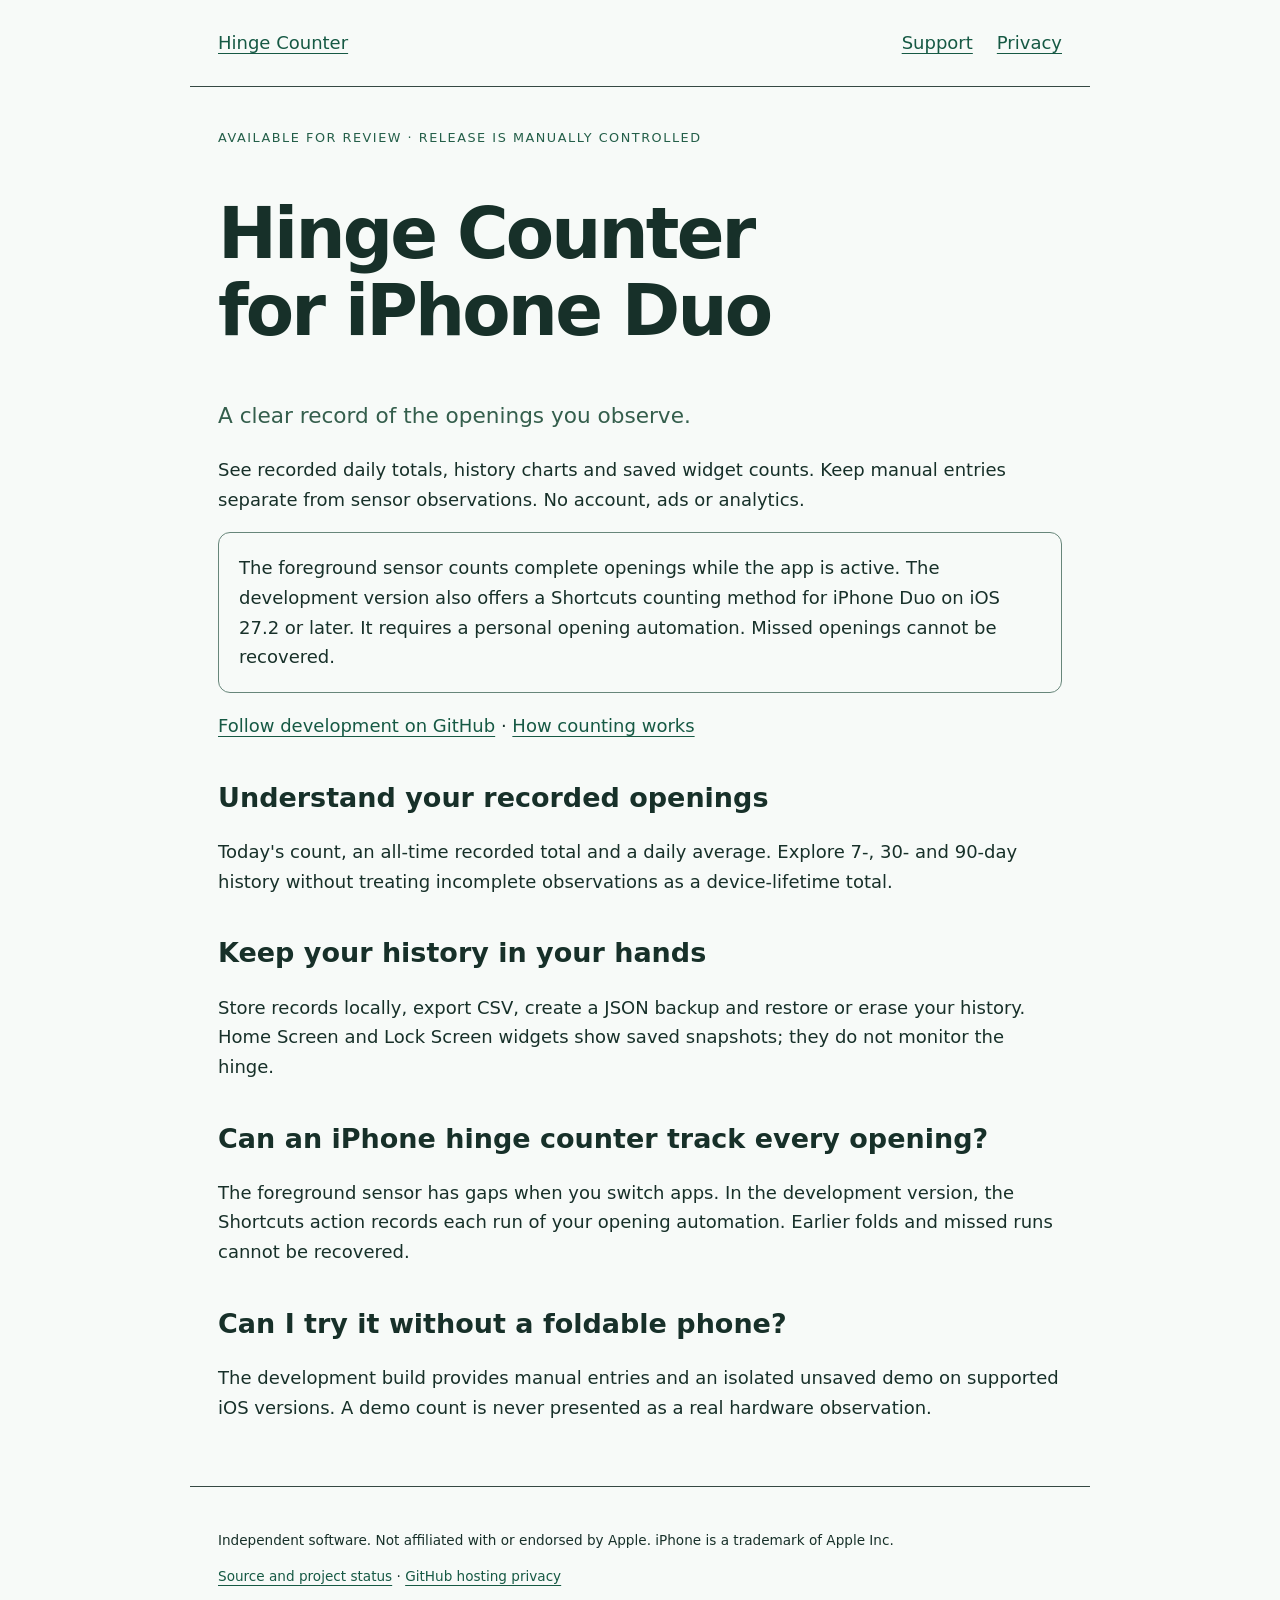
<file: site/index.html>
<!doctype html>
<html lang="en"><head><meta charset="utf-8"><meta name="viewport" content="width=device-width,initial-scale=1">
<title>Hinge Counter for iPhone Duo | Recorded Opening History</title><meta name="description" content="An independent hinge counter in development for iPhone Duo. Record openings with the foreground sensor or an optional Shortcuts automation, and see daily totals and history.">
<link rel="canonical" href="https://seichris.github.io/iphone-duo-hinge-counter/"><link rel="stylesheet" href="styles.css">
<meta property="og:title" content="Hinge Counter for iPhone Duo | Recorded Opening History"><meta property="og:description" content="An independent hinge counter in development for iPhone Duo. Record openings with the foreground sensor or an optional Shortcuts automation, and see daily totals and history."><meta property="og:type" content="website"><meta property="og:url" content="https://seichris.github.io/iphone-duo-hinge-counter/">
</head><body><a class="skip" href="#main">Skip to content</a><header><a href="./">Hinge Counter</a><nav aria-label="Main"><a href="support.html">Support</a><a href="privacy.html">Privacy</a></nav></header>
<main id="main"><p class="status">Available for review · release is manually controlled</p>
<h1>Hinge Counter<br>for iPhone Duo</h1><p class="lead">A clear record of the openings you observe.</p>
<p>See recorded daily totals, history charts and saved widget counts. Keep manual entries separate from sensor observations. No account, ads or analytics.</p>
<p class="notice">The foreground sensor counts complete openings while the app is active. The development version also offers a Shortcuts counting method for iPhone Duo on iOS 27.2 or later. It requires a personal opening automation. Missed openings cannot be recovered.</p>
<p><a href="https://github.com/seichris/iphone-duo-hinge-counter">Follow development on GitHub</a> · <a href="support.html">How counting works</a></p>
<section><h2>Understand your recorded openings</h2><p>Today's count, an all-time recorded total and a daily average. Explore 7-, 30- and 90-day history without treating incomplete observations as a device-lifetime total.</p></section>
<section><h2>Keep your history in your hands</h2><p>Store records locally, export CSV, create a JSON backup and restore or erase your history. Home Screen and Lock Screen widgets show saved snapshots; they do not monitor the hinge.</p></section>
<section><h2>Can an iPhone hinge counter track every opening?</h2><p>The foreground sensor has gaps when you switch apps. In the development version, the Shortcuts action records each run of your opening automation. Earlier folds and missed runs cannot be recovered.</p></section>
<section><h2>Can I try it without a foldable phone?</h2><p>The development build provides manual entries and an isolated unsaved demo on supported iOS versions. A demo count is never presented as a real hardware observation.</p></section></main><footer><p>Independent software. Not affiliated with or endorsed by Apple. iPhone is a trademark of Apple Inc.</p><p><a href="https://github.com/seichris/iphone-duo-hinge-counter">Source and project status</a> · <a href="https://docs.github.com/en/site-policy/privacy-policies/github-general-privacy-statement">GitHub hosting privacy</a></p></footer></body></html>
</file>
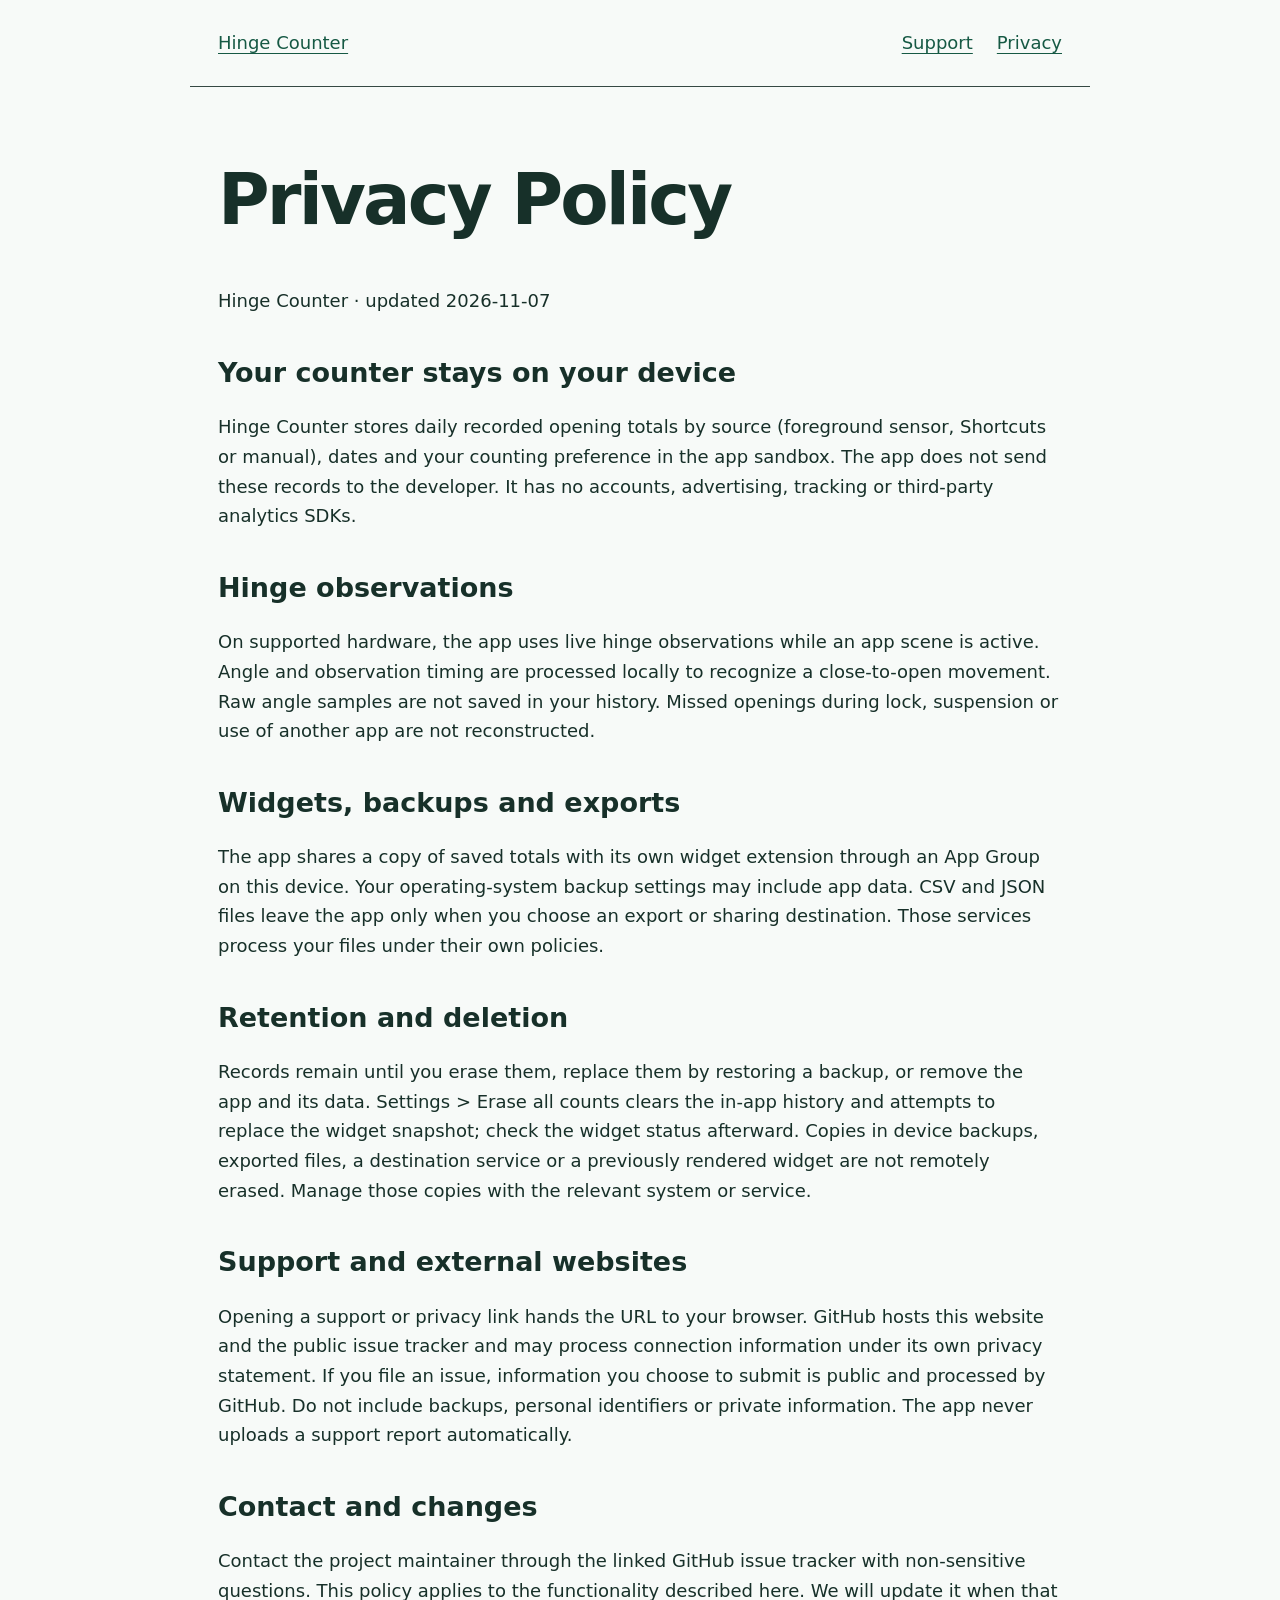
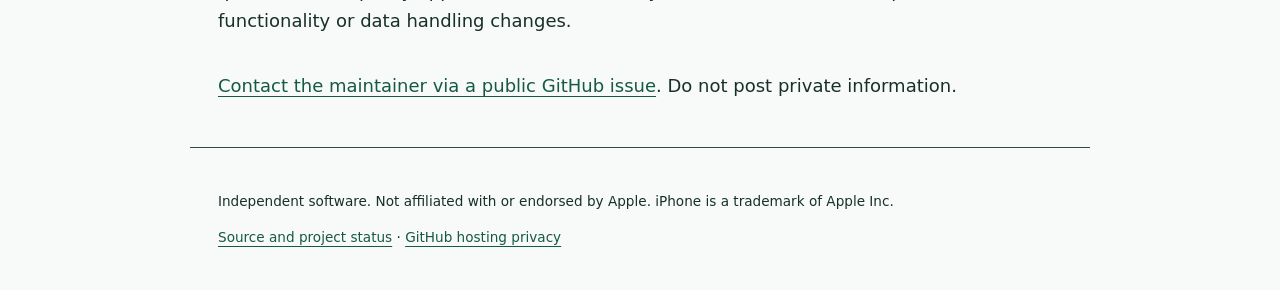
<file: site/privacy.html>
<!doctype html>
<html lang="en"><head><meta charset="utf-8"><meta name="viewport" content="width=device-width,initial-scale=1">
<title>Privacy Policy | Hinge Counter</title><meta name="description" content="Hinge Counter privacy policy: local data, counting coverage, widgets, backups and help.">
<link rel="canonical" href="https://seichris.github.io/iphone-duo-hinge-counter/privacy.html"><link rel="stylesheet" href="styles.css">
<meta property="og:title" content="Privacy Policy | Hinge Counter"><meta property="og:description" content="Hinge Counter privacy policy: local data, counting coverage, widgets, backups and help."><meta property="og:type" content="website"><meta property="og:url" content="https://seichris.github.io/iphone-duo-hinge-counter/privacy.html">
</head><body><a class="skip" href="#main">Skip to content</a><header><a href="./">Hinge Counter</a><nav aria-label="Main"><a href="support.html">Support</a><a href="privacy.html">Privacy</a></nav></header>
<main id="main"><h1>Privacy Policy</h1><p>Hinge Counter · updated 2026-11-07</p><section><h2>Your counter stays on your device</h2><p>Hinge Counter stores daily recorded opening totals by source (foreground sensor, Shortcuts or manual), dates and your counting preference in the app sandbox. The app does not send these records to the developer. It has no accounts, advertising, tracking or third-party analytics SDKs.</p></section><section><h2>Hinge observations</h2><p>On supported hardware, the app uses live hinge observations while an app scene is active. Angle and observation timing are processed locally to recognize a close-to-open movement. Raw angle samples are not saved in your history. Missed openings during lock, suspension or use of another app are not reconstructed.</p></section><section><h2>Widgets, backups and exports</h2><p>The app shares a copy of saved totals with its own widget extension through an App Group on this device. Your operating-system backup settings may include app data. CSV and JSON files leave the app only when you choose an export or sharing destination. Those services process your files under their own policies.</p></section><section><h2>Retention and deletion</h2><p>Records remain until you erase them, replace them by restoring a backup, or remove the app and its data. Settings &gt; Erase all counts clears the in-app history and attempts to replace the widget snapshot; check the widget status afterward. Copies in device backups, exported files, a destination service or a previously rendered widget are not remotely erased. Manage those copies with the relevant system or service.</p></section><section><h2>Support and external websites</h2><p>Opening a support or privacy link hands the URL to your browser. GitHub hosts this website and the public issue tracker and may process connection information under its own privacy statement. If you file an issue, information you choose to submit is public and processed by GitHub. Do not include backups, personal identifiers or private information. The app never uploads a support report automatically.</p></section><section><h2>Contact and changes</h2><p>Contact the project maintainer through the linked GitHub issue tracker with non-sensitive questions. This policy applies to the functionality described here. We will update it when that functionality or data handling changes.</p></section><p><a href="https://github.com/seichris/iphone-duo-hinge-counter/issues/new">Contact the maintainer via a public GitHub issue</a>. Do not post private information.</p></main><footer><p>Independent software. Not affiliated with or endorsed by Apple. iPhone is a trademark of Apple Inc.</p><p><a href="https://github.com/seichris/iphone-duo-hinge-counter">Source and project status</a> · <a href="https://docs.github.com/en/site-policy/privacy-policies/github-general-privacy-statement">GitHub hosting privacy</a></p></footer></body></html>
</file>
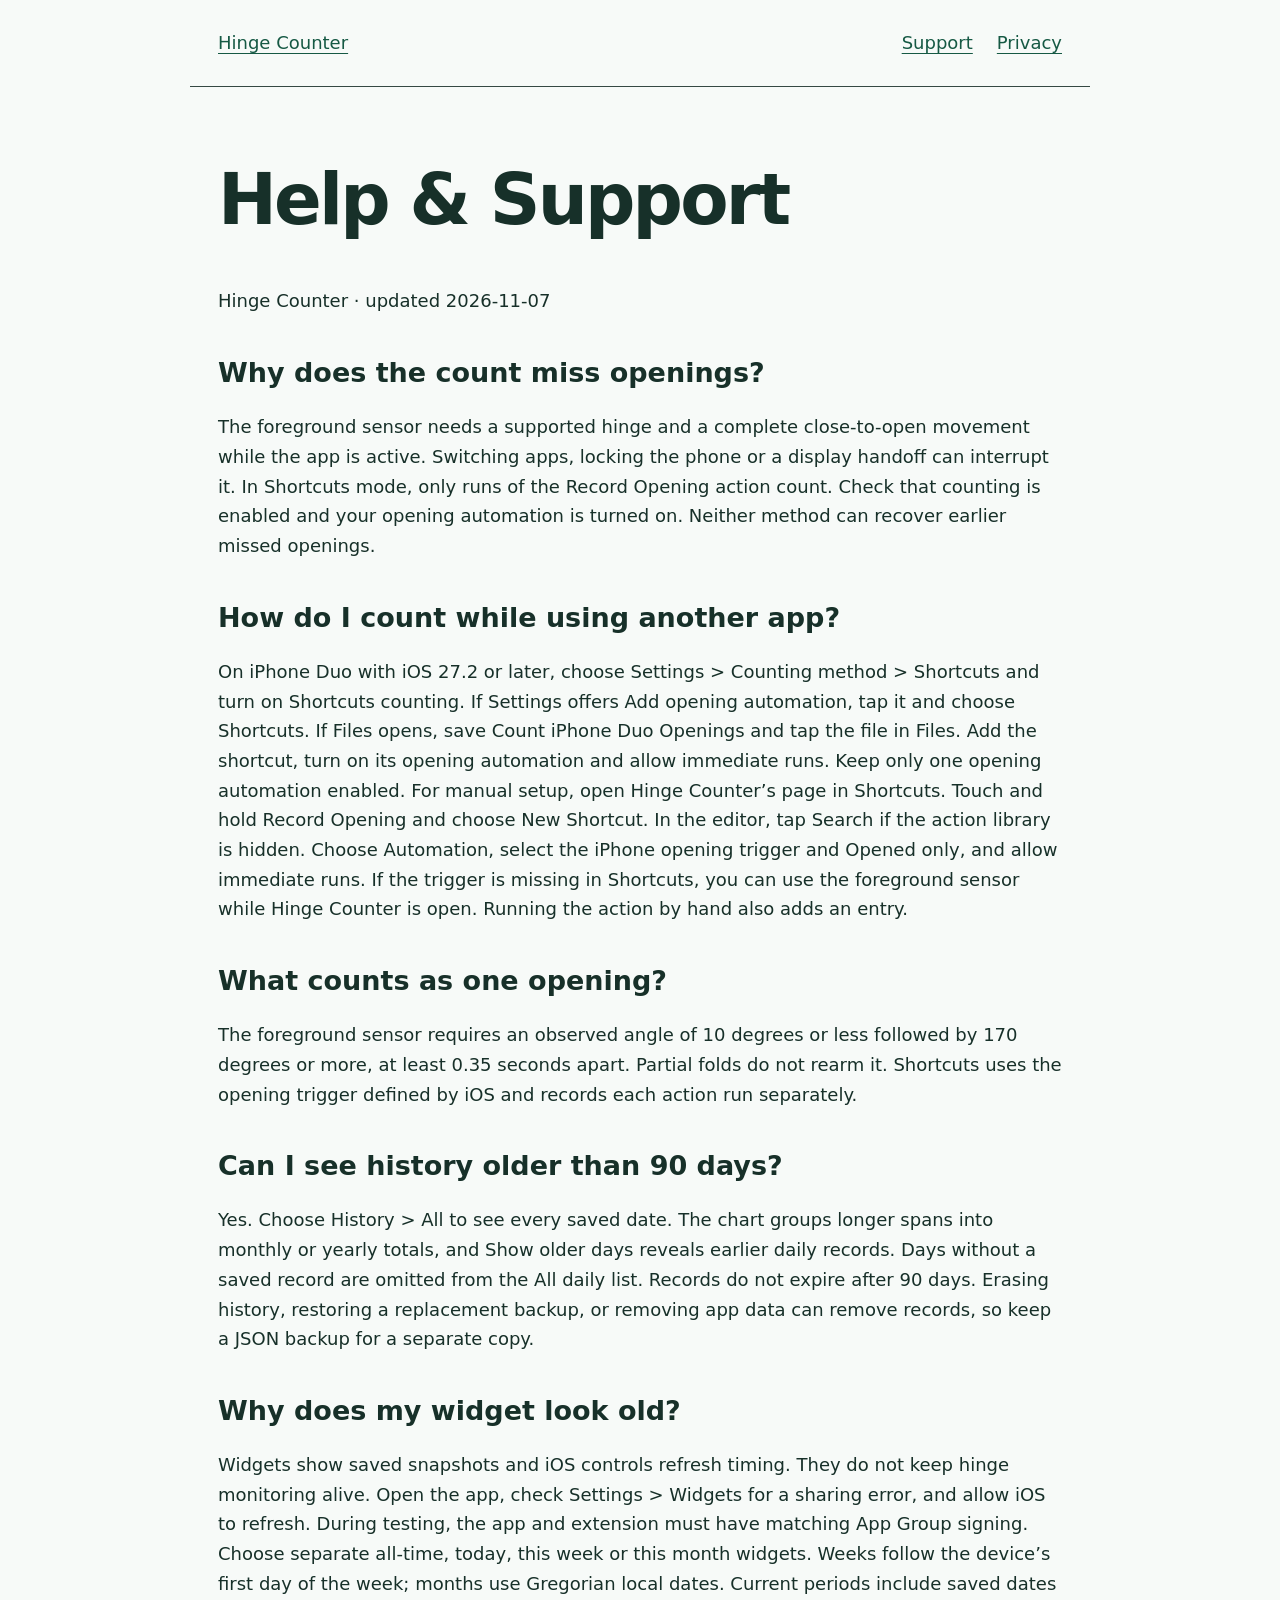
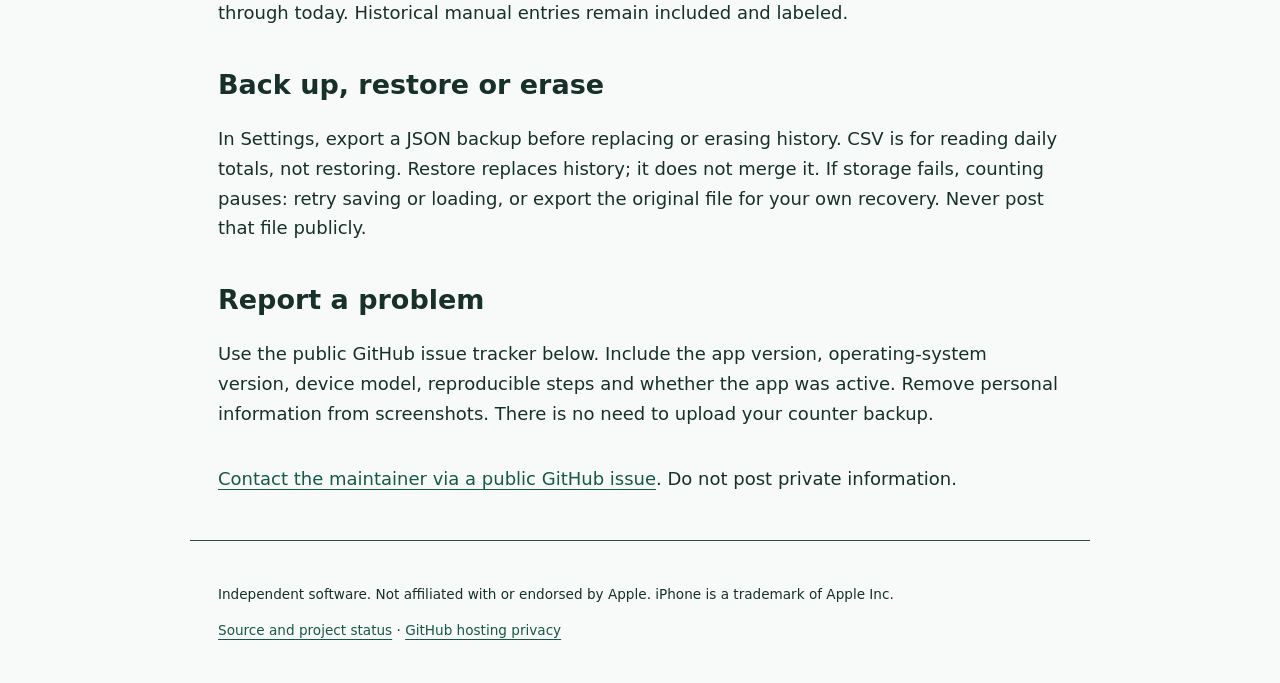
<file: site/support.html>
<!doctype html>
<html lang="en"><head><meta charset="utf-8"><meta name="viewport" content="width=device-width,initial-scale=1">
<title>Help &amp; Support | Hinge Counter</title><meta name="description" content="Hinge Counter help &amp; support: local data, counting coverage, widgets, backups and help.">
<link rel="canonical" href="https://seichris.github.io/iphone-duo-hinge-counter/support.html"><link rel="stylesheet" href="styles.css">
<meta property="og:title" content="Help &amp; Support | Hinge Counter"><meta property="og:description" content="Hinge Counter help &amp; support: local data, counting coverage, widgets, backups and help."><meta property="og:type" content="website"><meta property="og:url" content="https://seichris.github.io/iphone-duo-hinge-counter/support.html">
</head><body><a class="skip" href="#main">Skip to content</a><header><a href="./">Hinge Counter</a><nav aria-label="Main"><a href="support.html">Support</a><a href="privacy.html">Privacy</a></nav></header>
<main id="main"><h1>Help & Support</h1><p>Hinge Counter · updated 2026-11-07</p><section><h2>Why does the count miss openings?</h2><p>The foreground sensor needs a supported hinge and a complete close-to-open movement while the app is active. Switching apps, locking the phone or a display handoff can interrupt it. In Shortcuts mode, only runs of the Record Opening action count. Check that counting is enabled and your opening automation is turned on. Neither method can recover earlier missed openings.</p></section><section><h2>How do I count while using another app?</h2><p>On iPhone Duo with iOS 27.2 or later, choose Settings &gt; Counting method &gt; Shortcuts and turn on Shortcuts counting. If Settings offers Add opening automation, tap it and choose Shortcuts. If Files opens, save Count iPhone Duo Openings and tap the file in Files. Add the shortcut, turn on its opening automation and allow immediate runs. Keep only one opening automation enabled. For manual setup, open Hinge Counter’s page in Shortcuts. Touch and hold Record Opening and choose New Shortcut. In the editor, tap Search if the action library is hidden. Choose Automation, select the iPhone opening trigger and Opened only, and allow immediate runs. If the trigger is missing in Shortcuts, you can use the foreground sensor while Hinge Counter is open. Running the action by hand also adds an entry.</p></section><section><h2>What counts as one opening?</h2><p>The foreground sensor requires an observed angle of 10 degrees or less followed by 170 degrees or more, at least 0.35 seconds apart. Partial folds do not rearm it. Shortcuts uses the opening trigger defined by iOS and records each action run separately.</p></section><section><h2>Can I see history older than 90 days?</h2><p>Yes. Choose History &gt; All to see every saved date. The chart groups longer spans into monthly or yearly totals, and Show older days reveals earlier daily records. Days without a saved record are omitted from the All daily list. Records do not expire after 90 days. Erasing history, restoring a replacement backup, or removing app data can remove records, so keep a JSON backup for a separate copy.</p></section><section><h2>Why does my widget look old?</h2><p>Widgets show saved snapshots and iOS controls refresh timing. They do not keep hinge monitoring alive. Open the app, check Settings &gt; Widgets for a sharing error, and allow iOS to refresh. During testing, the app and extension must have matching App Group signing. Choose separate all-time, today, this week or this month widgets. Weeks follow the device’s first day of the week; months use Gregorian local dates. Current periods include saved dates through today. Historical manual entries remain included and labeled.</p></section><section><h2>Back up, restore or erase</h2><p>In Settings, export a JSON backup before replacing or erasing history. CSV is for reading daily totals, not restoring. Restore replaces history; it does not merge it. If storage fails, counting pauses: retry saving or loading, or export the original file for your own recovery. Never post that file publicly.</p></section><section><h2>Report a problem</h2><p>Use the public GitHub issue tracker below. Include the app version, operating-system version, device model, reproducible steps and whether the app was active. Remove personal information from screenshots. There is no need to upload your counter backup.</p></section><p><a href="https://github.com/seichris/iphone-duo-hinge-counter/issues/new">Contact the maintainer via a public GitHub issue</a>. Do not post private information.</p></main><footer><p>Independent software. Not affiliated with or endorsed by Apple. iPhone is a trademark of Apple Inc.</p><p><a href="https://github.com/seichris/iphone-duo-hinge-counter">Source and project status</a> · <a href="https://docs.github.com/en/site-policy/privacy-policies/github-general-privacy-statement">GitHub hosting privacy</a></p></footer></body></html>
</file>
<file: site/styles.css>
*{box-sizing:border-box}body{margin:0;font:18px/1.65 system-ui,sans-serif;background:#101819;color:#e7f2ee}a{color:#a6edcf;text-underline-offset:4px}a:focus-visible{outline:3px solid #fff;outline-offset:5px}header,main,footer{max-width:900px;margin:auto;padding:28px}header{display:flex;flex-wrap:wrap;gap:24px;justify-content:space-between;border-bottom:1px solid #354843}nav{display:flex;gap:24px}h1{font-size:clamp(2.5rem,7vw,4.4rem);line-height:1.1;letter-spacing:-.04em}h2{line-height:1.25;margin-top:2.5rem}.lead{font-size:1.35rem;color:#bdd4ca}.notice{padding:20px;border:1px solid #67867a;border-radius:12px}.status{font-size:.8rem;text-transform:uppercase;letter-spacing:.12em;color:#a6edcf}section{margin:36px 0}footer{font-size:.85rem;border-top:1px solid #354843}li{margin:.7rem 0}.skip{position:absolute;left:-10000px}.skip:focus{left:16px;top:8px;background:#101819} @media(prefers-color-scheme:light){body{background:#f7faf8;color:#173029}a{color:#165944}.lead{color:#345e4c}.status{color:#245f49}.skip:focus{background:#fff}a:focus-visible{outline-color:#173029}}
</file>
